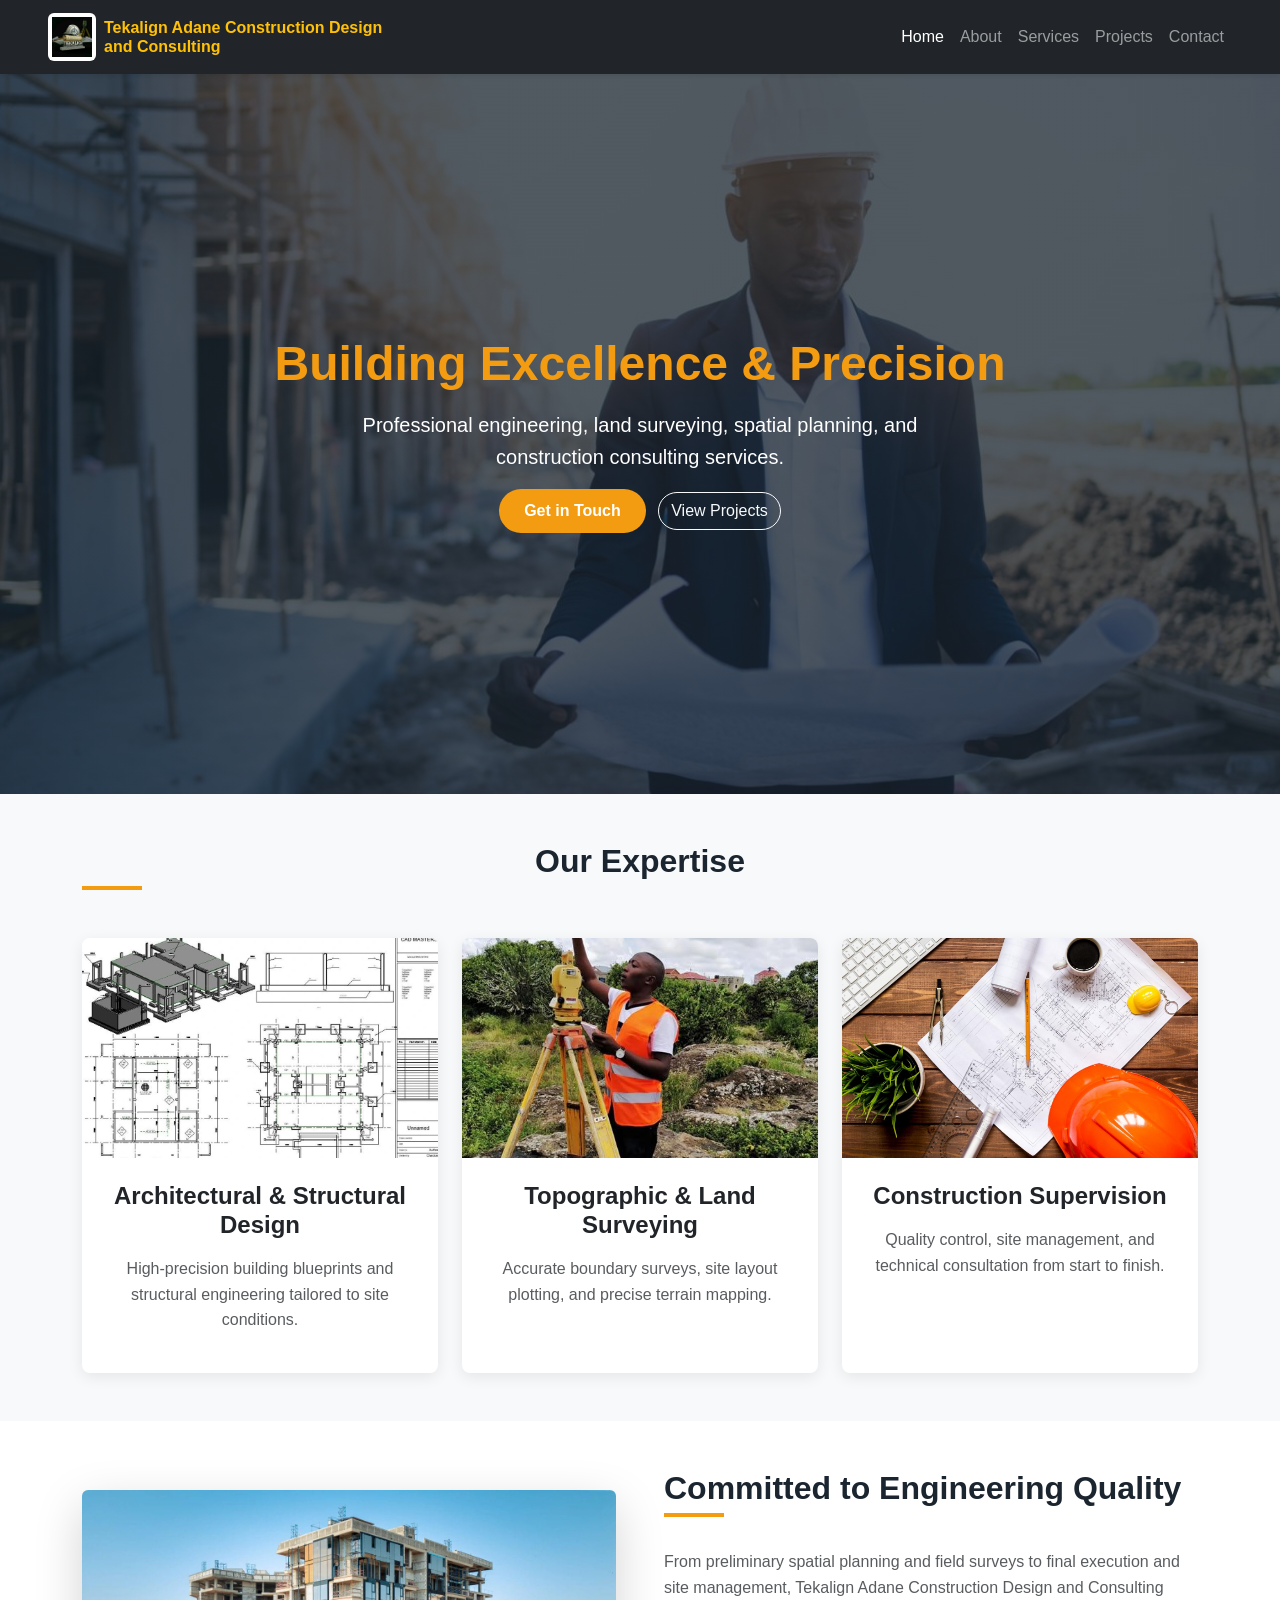
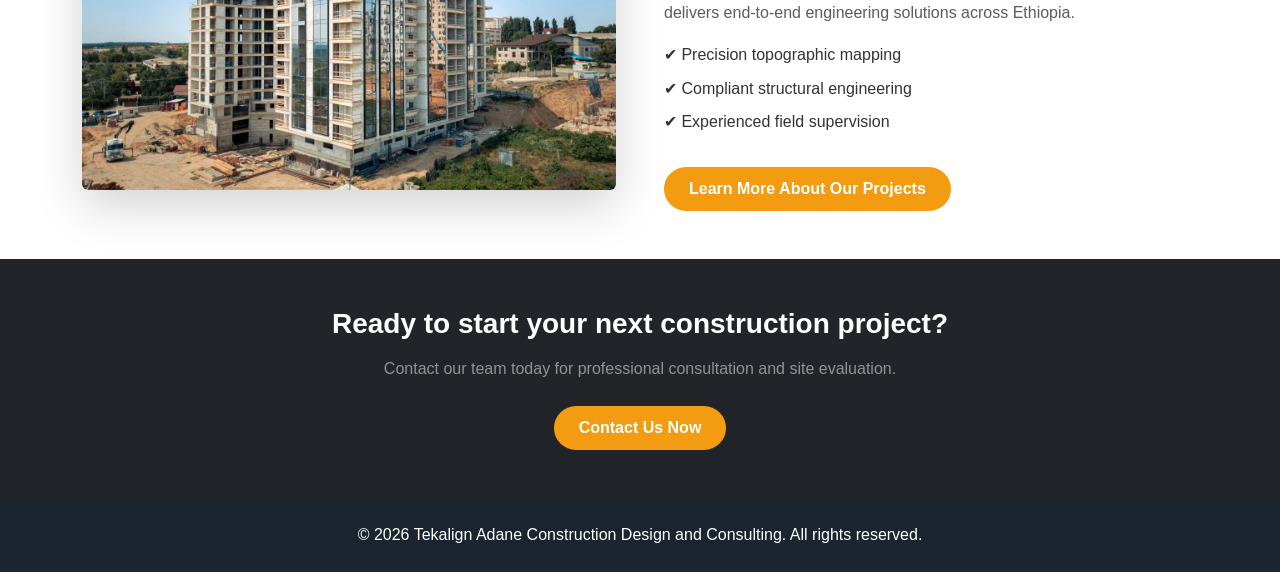
<file: index.html>
<!DOCTYPE html>
<html lang="en">
<head>
  <meta charset="UTF-8">
  <meta name="viewport" content="width=device-width, initial-scale=1.0">
  <title>Tekalign Adane | Construction Design & Consulting</title>
  
  <!-- Bootstrap 5 CSS -->
  <link href="https://cdn.jsdelivr.net/npm/bootstrap@5.3.3/dist/css/bootstrap.min.css" rel="stylesheet">
  <!-- Custom CSS -->
  <link rel="stylesheet" href="css/style.css">
</head>
<body>

  <!-- Navigation with Brand Logo -->
 <!-- PASTE THIS NEW NAV SECTION -->
<nav class="navbar navbar-expand-lg navbar-dark bg-dark sticky-top shadow-sm">
  <div class="container-fluid px-lg-5">
    <a class="navbar-brand d-flex align-items-center" href="index.html">
      <div class="bg-white p-1 rounded me-2 d-flex align-items-center justify-content-center" style="height: 48px; width: 48px;">
        <img src="images/logo.png" alt="Tekalign Adane Logo" style="max-height: 100%; max-width: 100%; object-fit: contain;">
      </div>
      <span class="fw-bold text-warning fs-6 text-wrap" style="max-width: 280px; line-height: 1.2;">
        Tekalign Adane Construction Design and Consulting
      </span>
    </a>
    
    <button class="navbar-toggler" type="button" data-bs-toggle="collapse" data-bs-target="#navbarNav">
      <span class="navbar-toggler-icon"></span>
    </button>
    
    <div class="collapse navbar-collapse" id="navbarNav">
      <ul class="navbar-nav ms-auto">
        <li class="nav-item"><a class="nav-link active" href="index.html">Home</a></li>
        <li class="nav-item"><a class="nav-link" href="about.html">About</a></li>
        <li class="nav-item"><a class="nav-link" href="services.html">Services</a></li>
        <li class="nav-item"><a class="nav-link" href="projects.html">Projects</a></li>
        <li class="nav-item"><a class="nav-link" href="contact.html">Contact</a></li>
      </ul>
    </div>
  </div>
</nav>

  <!-- Hero Section -->
  <header class="hero text-center text-white">
    <div class="container">
      <h1 class="display-4 fw-bold">Building Excellence & Precision</h1>
      <p class="lead my-3">Professional engineering, land surveying, spatial planning, and construction consulting services.</p>
      <a href="contact.html" class="btn btn-primary-custom rounded-pill me-2">Get in Touch</a>
      <a href="projects.html" class="btn btn-outline-light rounded-pill">View Projects</a>
    </div>
  </header>

  <!-- Core Services Overview with Images -->
  <section class="py-5 bg-light">
    <div class="container">
      <h2 class="section-title text-center mb-5">Our Expertise</h2>
      <div class="row g-4">
        
        <!-- Design Card -->
        <div class="col-md-4">
          <div class="card card-custom h-100">
            <img src="images/design.jpg" class="card-img-top" alt="Architectural and Structural Design">
            <div class="card-body p-4 text-center">
              <h4 class="fw-bold mb-3">Architectural & Structural Design</h4>
              <p class="text-muted">High-precision building blueprints and structural engineering tailored to site conditions.</p>
            </div>
          </div>
        </div>

        <!-- Surveying Card -->
        <div class="col-md-4">
          <div class="card card-custom h-100">
            <img src="images/survey.jpg" class="card-img-top" alt="Topographic and Land Surveying">
            <div class="card-body p-4 text-center">
              <h4 class="fw-bold mb-3">Topographic & Land Surveying</h4>
              <p class="text-muted">Accurate boundary surveys, site layout plotting, and precise terrain mapping.</p>
            </div>
          </div>
        </div>

        <!-- Supervision Card -->
        <div class="col-md-4">
          <div class="card card-custom h-100">
            <img src="images/supervision.jpg" class="card-img-top" alt="Construction Supervision">
            <div class="card-body p-4 text-center">
              <h4 class="fw-bold mb-3">Construction Supervision</h4>
              <p class="text-muted">Quality control, site management, and technical consultation from start to finish.</p>
            </div>
          </div>
        </div>

      </div>
    </div>
  </section>

  <!-- Featured Project Highlight -->
  <section class="py-5">
    <div class="container">
      <div class="row align-items-center g-5">
        <div class="col-lg-6">
          <img src="images/project2.jpg" alt="Featured Construction Project" class="img-fluid rounded shadow-lg">
        </div>
        <div class="col-lg-6">
          <h2 class="section-title">Committed to Engineering Quality</h2>
          <p class="text-muted">From preliminary spatial planning and field surveys to final execution and site management, Tekalign Adane Construction Design and Consulting delivers end-to-end engineering solutions across Ethiopia.</p>
          <ul class="list-unstyled">
            <li class="mb-2">✔ Precision topographic mapping</li>
            <li class="mb-2">✔ Compliant structural engineering</li>
            <li class="mb-2">✔ Experienced field supervision</li>
          </ul>
          <a href="projects.html" class="btn btn-primary-custom rounded-pill mt-3">Learn More About Our Projects</a>
        </div>
      </div>
    </div>
  </section>

  <!-- Call to Action Banner -->
  <section class="bg-dark text-white text-center py-5">
    <div class="container">
      <h3 class="fw-bold mb-3">Ready to start your next construction project?</h3>
      <p class="text-white-50 mb-4">Contact our team today for professional consultation and site evaluation.</p>
      <a href="contact.html" class="btn btn-primary-custom rounded-pill">Contact Us Now</a>
    </div>
  </section>

  <!-- Footer -->
  <footer class="text-white text-center py-4">
    <div class="container">
      <p class="mb-0">&copy; 2026 Tekalign Adane Construction Design and Consulting. All rights reserved.</p>
    </div>
  </footer>

  <!-- Bootstrap JS Bundle -->
  <script src="https://cdn.jsdelivr.net/npm/bootstrap@5.3.3/dist/js/bootstrap.bundle.min.js"></script>
</body>
</html>
</file>
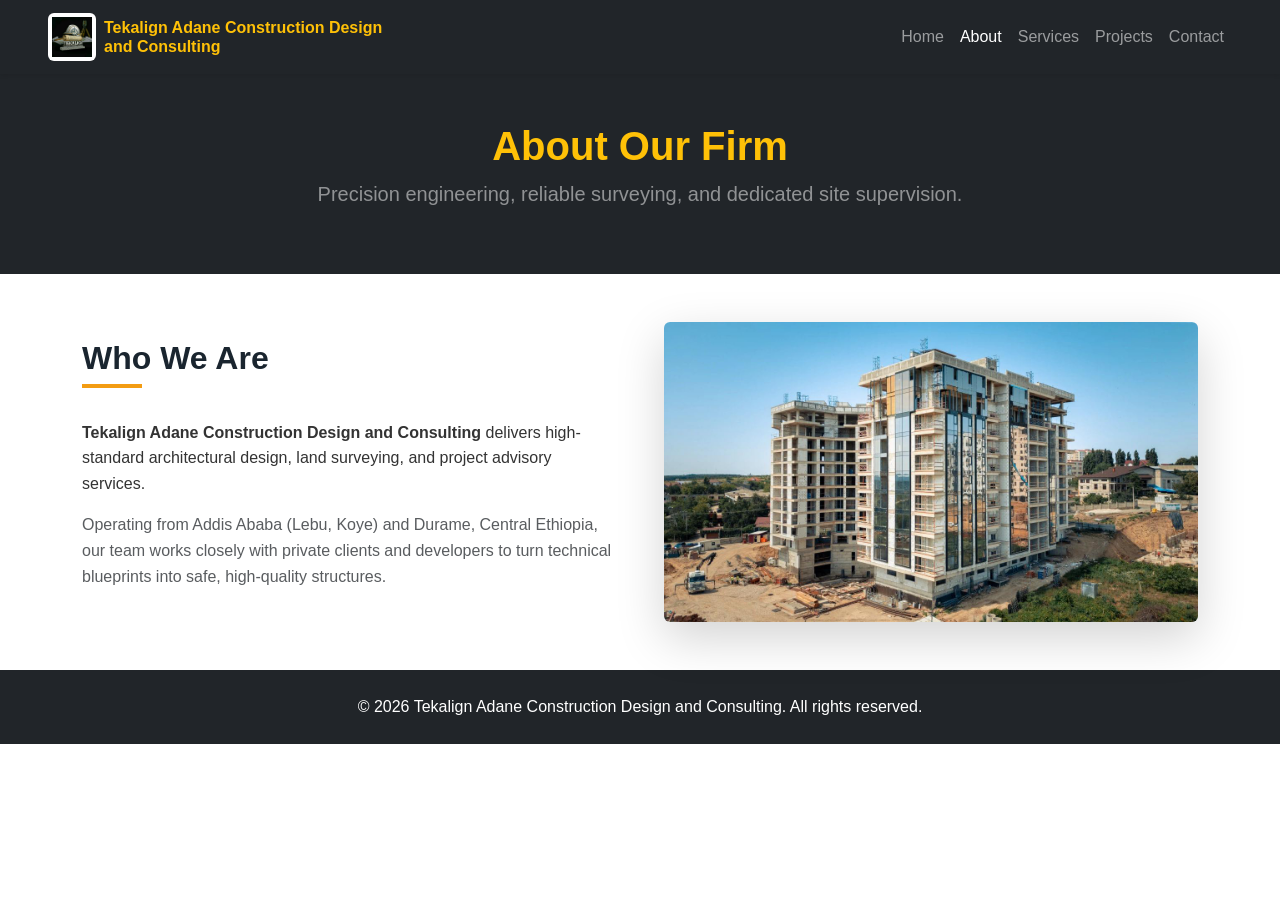
<file: about.html>
<!DOCTYPE html>
<html lang="en">
<head>
  <meta charset="UTF-8">
  <meta name="viewport" content="width=device-width, initial-scale=1.0">
  <title>About Us - Tekalign Adane Construction Design and Consulting</title>
  
  <link href="https://cdn.jsdelivr.net/npm/bootstrap@5.3.3/dist/css/bootstrap.min.css" rel="stylesheet">
  <link rel="stylesheet" href="css/style.css">
</head>
<body>

  <!-- Navigation -->
  <nav class="navbar navbar-expand-lg navbar-dark bg-dark sticky-top shadow-sm">
    <div class="container-fluid px-lg-5">
      <a class="navbar-brand d-flex align-items-center" href="index.html">
        <div class="bg-white p-1 rounded me-2 d-flex align-items-center justify-content-center" style="height: 48px; width: 48px;">
          <img src="images/logo.png" alt="Tekalign Adane Logo" style="max-height: 100%; max-width: 100%; object-fit: contain;">
        </div>
        <span class="fw-bold text-warning fs-6 text-wrap" style="max-width: 280px; line-height: 1.2;">
          Tekalign Adane Construction Design and Consulting
        </span>
      </a>
      <button class="navbar-toggler" type="button" data-bs-toggle="collapse" data-bs-target="#navbarNav">
        <span class="navbar-toggler-icon"></span>
      </button>
      <div class="collapse navbar-collapse" id="navbarNav">
        <ul class="navbar-nav ms-auto">
          <li class="nav-item"><a class="nav-link" href="index.html">Home</a></li>
          <li class="nav-item"><a class="nav-link active" href="about.html">About</a></li>
          <li class="nav-item"><a class="nav-link" href="services.html">Services</a></li>
          <li class="nav-item"><a class="nav-link" href="projects.html">Projects</a></li>
          <li class="nav-item"><a class="nav-link" href="contact.html">Contact</a></li>
        </ul>
      </div>
    </div>
  </nav>

  <!-- Header Banner -->
  <header class="bg-dark text-white py-5 text-center">
    <div class="container">
      <h1 class="fw-bold text-warning">About Our Firm</h1>
      <p class="lead text-white-50">Precision engineering, reliable surveying, and dedicated site supervision.</p>
    </div>
  </header>

  <!-- Content Section -->
  <section class="py-5">
    <div class="container">
      <div class="row align-items-center g-5">
        <div class="col-lg-6">
          <h2 class="section-title">Who We Are</h2>
          <p>
            <strong>Tekalign Adane Construction Design and Consulting</strong> delivers high-standard architectural design, land surveying, and project advisory services.
          </p>
          <p class="text-muted">
            Operating from Addis Ababa (Lebu, Koye) and Durame, Central Ethiopia, our team works closely with private clients and developers to turn technical blueprints into safe, high-quality structures.
          </p>
        </div>
        <div class="col-lg-6">
          <img src="images/project2.jpg" alt="Construction Management" class="img-fluid rounded shadow-lg">
        </div>
      </div>
    </div>
  </section>

  <!-- Footer -->
  <footer class="text-white text-center py-4 bg-dark">
    <div class="container">
      <p class="mb-0">&copy; 2026 Tekalign Adane Construction Design and Consulting. All rights reserved.</p>
    </div>
  </footer>

  <script src="https://cdn.jsdelivr.net/npm/bootstrap@5.3.3/dist/js/bootstrap.bundle.min.js"></script>
</body>
</html>
</file>
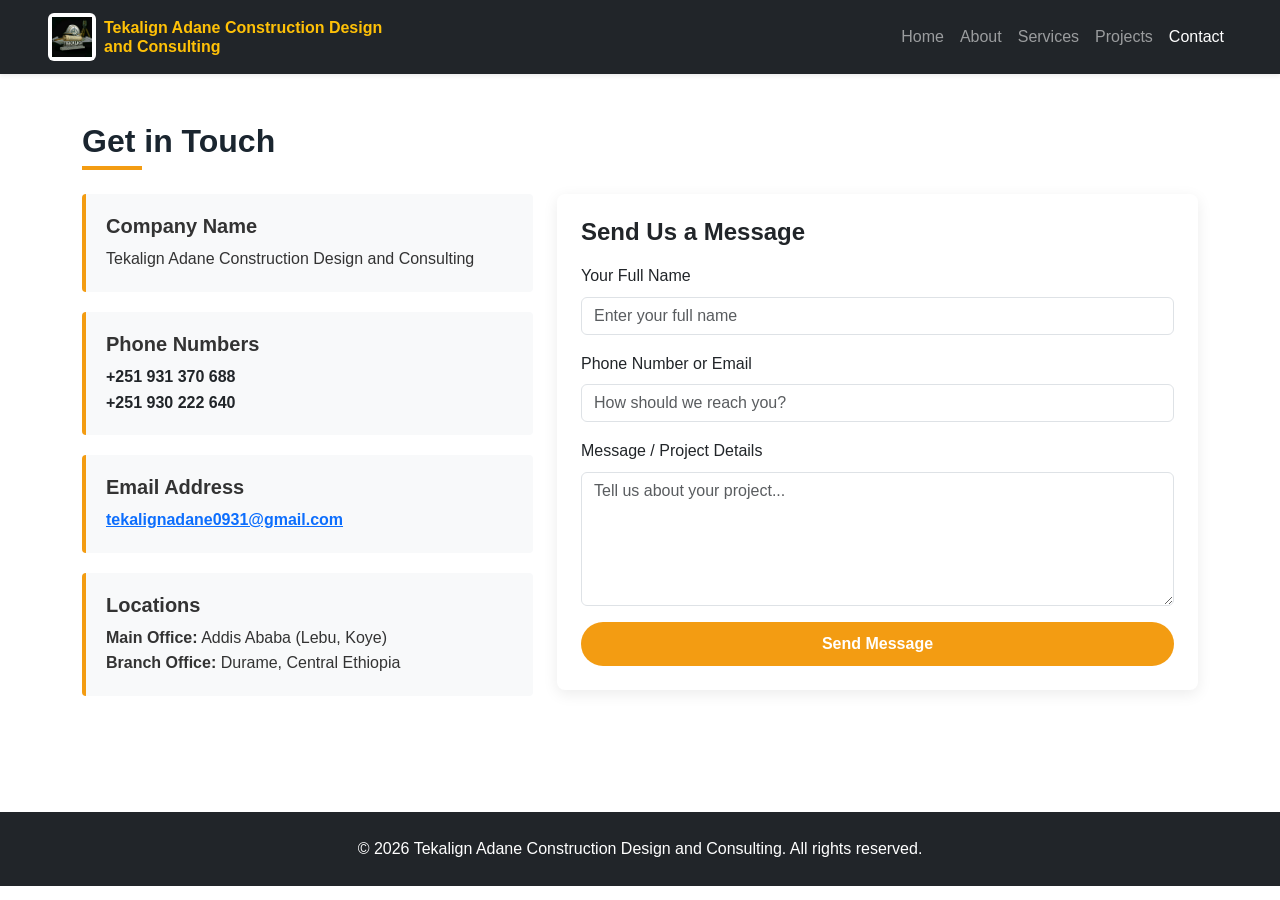
<file: contact.html>
<!DOCTYPE html>
<html lang="en">
<head>
  <meta charset="UTF-8">
  <meta name="viewport" content="width=device-width, initial-scale=1.0">
  <title>Contact Us - Tekalign Adane Construction Design and Consulting</title>
  
  <link href="https://cdn.jsdelivr.net/npm/bootstrap@5.3.3/dist/css/bootstrap.min.css" rel="stylesheet">
  <link rel="stylesheet" href="css/style.css">
</head>
<body>

  <!-- Navigation -->
  <nav class="navbar navbar-expand-lg navbar-dark bg-dark sticky-top shadow-sm">
    <div class="container-fluid px-lg-5">
      <a class="navbar-brand d-flex align-items-center" href="index.html">
        <div class="bg-white p-1 rounded me-2 d-flex align-items-center justify-content-center" style="height: 48px; width: 48px;">
          <img src="images/logo.png" alt="Tekalign Adane Logo" style="max-height: 100%; max-width: 100%; object-fit: contain;">
        </div>
        <span class="fw-bold text-warning fs-6 text-wrap" style="max-width: 280px; line-height: 1.2;">
          Tekalign Adane Construction Design and Consulting
        </span>
      </a>
      <button class="navbar-toggler" type="button" data-bs-toggle="collapse" data-bs-target="#navbarNav">
        <span class="navbar-toggler-icon"></span>
      </button>
      <div class="collapse navbar-collapse" id="navbarNav">
        <ul class="navbar-nav ms-auto">
          <li class="nav-item"><a class="nav-link" href="index.html">Home</a></li>
          <li class="nav-item"><a class="nav-link" href="about.html">About</a></li>
          <li class="nav-item"><a class="nav-link" href="services.html">Services</a></li>
          <li class="nav-item"><a class="nav-link" href="projects.html">Projects</a></li>
          <li class="nav-item"><a class="nav-link active" href="contact.html">Contact</a></li>
        </ul>
      </div>
    </div>
  </nav>

  <!-- Contact Content -->
  <section class="container py-5">
    <h2 class="section-title mb-4">Get in Touch</h2>
    <div class="row g-4">
      
      <!-- Contact Info Cards -->
      <div class="col-lg-5">
        <div class="info-box">
          <h5 class="fw-bold">Company Name</h5>
          <p class="mb-0">Tekalign Adane Construction Design and Consulting</p>
        </div>

        <div class="info-box">
          <h5 class="fw-bold">Phone Numbers</h5>
          <p class="mb-0">
            <a href="tel:+251931370688" class="text-decoration-none text-dark fw-bold">+251 931 370 688</a><br>
            <a href="tel:+251930222640" class="text-decoration-none text-dark fw-bold">+251 930 222 640</a>
          </p>
        </div>

        <div class="info-box">
          <h5 class="fw-bold">Email Address</h5>
          <p class="mb-0">
            <!-- Clickable Email Link -->
            <a href="mailto:tekalignadane0931@gmail.com" class="text-primary text-decoration-underline fw-bold">
              tekalignadane0931@gmail.com
            </a>
          </p>
        </div>

        <div class="info-box">
          <h5 class="fw-bold">Locations</h5>
          <p class="mb-0">
            <strong>Main Office:</strong> Addis Ababa (Lebu, Koye)<br>
            <strong>Branch Office:</strong> Durame, Central Ethiopia
          </p>
        </div>
      </div>

      <!-- Live Working Contact Form -->
      <div class="col-lg-7">
        <div class="card card-custom p-4">
          <h4 class="fw-bold mb-3">Send Us a Message</h4>
          
          <!-- Web3Forms Endpoint Integration -->
          <form action="https://api.web3forms.com/submit" method="POST">
            
            <!-- Target Email Key (Replace YOUR_WEB3FORMS_KEY with your actual key when ready) -->
            <input type="hidden" name="access_key" value="YOUR_WEB3FORMS_KEY">
            <input type="hidden" name="subject" value="New Client Inquiry - Tekalign Website">

            <div class="mb-3">
              <label class="form-label font-weight-bold">Your Full Name</label>
              <input type="text" name="name" class="form-control" placeholder="Enter your full name" required>
            </div>
            
            <div class="mb-3">
              <label class="form-label font-weight-bold">Phone Number or Email</label>
              <input type="text" name="contact_info" class="form-control" placeholder="How should we reach you?" required>
            </div>
            
            <div class="mb-3">
              <label class="form-label font-weight-bold">Message / Project Details</label>
              <textarea name="message" class="form-control" rows="5" placeholder="Tell us about your project..." required></textarea>
            </div>
            
            <button type="submit" class="btn btn-primary-custom rounded-pill w-100">Send Message</button>
          </form>
        </div>
      </div>

    </div>
  </section>

  <footer class="text-white text-center py-4 bg-dark mt-5">
    <div class="container">
      <p class="mb-0">&copy; 2026 Tekalign Adane Construction Design and Consulting. All rights reserved.</p>
    </div>
  </footer>

  <script src="https://cdn.jsdelivr.net/npm/bootstrap@5.3.3/dist/js/bootstrap.bundle.min.js"></script>
</body>
</html>
</file>
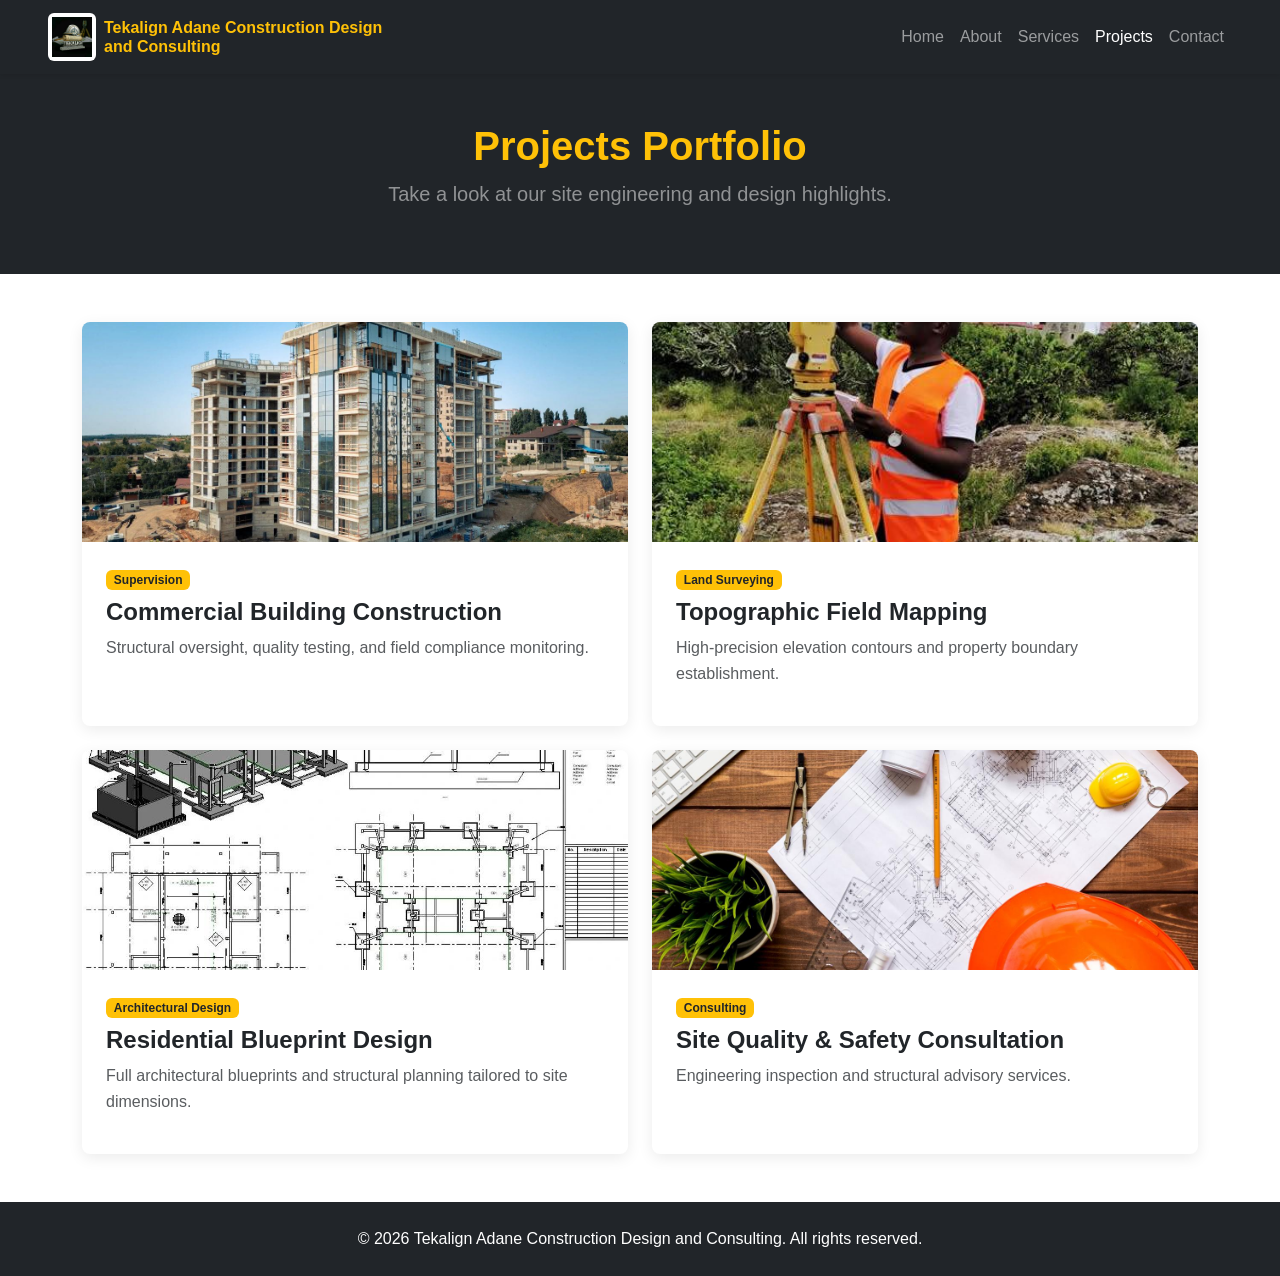
<file: projects.html>
<!DOCTYPE html>
<html lang="en">
<head>
  <meta charset="UTF-8">
  <meta name="viewport" content="width=device-width, initial-scale=1.0">
  <title>Projects - Tekalign Adane Construction Design and Consulting</title>
  
  <link href="https://cdn.jsdelivr.net/npm/bootstrap@5.3.3/dist/css/bootstrap.min.css" rel="stylesheet">
  <link rel="stylesheet" href="css/style.css">
</head>
<body>

  <!-- Navigation -->
  <nav class="navbar navbar-expand-lg navbar-dark bg-dark sticky-top shadow-sm">
    <div class="container-fluid px-lg-5">
      <a class="navbar-brand d-flex align-items-center" href="index.html">
        <div class="bg-white p-1 rounded me-2 d-flex align-items-center justify-content-center" style="height: 48px; width: 48px;">
          <img src="images/logo.png" alt="Tekalign Adane Logo" style="max-height: 100%; max-width: 100%; object-fit: contain;">
        </div>
        <span class="fw-bold text-warning fs-6 text-wrap" style="max-width: 280px; line-height: 1.2;">
          Tekalign Adane Construction Design and Consulting
        </span>
      </a>
      <button class="navbar-toggler" type="button" data-bs-toggle="collapse" data-bs-target="#navbarNav">
        <span class="navbar-toggler-icon"></span>
      </button>
      <div class="collapse navbar-collapse" id="navbarNav">
        <ul class="navbar-nav ms-auto">
          <li class="nav-item"><a class="nav-link" href="index.html">Home</a></li>
          <li class="nav-item"><a class="nav-link" href="about.html">About</a></li>
          <li class="nav-item"><a class="nav-link" href="services.html">Services</a></li>
          <li class="nav-item"><a class="nav-link active" href="projects.html">Projects</a></li>
          <li class="nav-item"><a class="nav-link" href="contact.html">Contact</a></li>
        </ul>
      </div>
    </div>
  </nav>

  <!-- Header Banner -->
  <header class="bg-dark text-white py-5 text-center">
    <div class="container">
      <h1 class="fw-bold text-warning">Projects Portfolio</h1>
      <p class="lead text-white-50">Take a look at our site engineering and design highlights.</p>
    </div>
  </header>

  <!-- Projects Grid -->
  <section class="py-5">
    <div class="container">
      <div class="row g-4">

        <div class="col-md-6">
          <div class="card card-custom h-100">
            <img src="images/project2.jpg" class="card-img-top" alt="Commercial Site Supervision">
            <div class="card-body p-4">
              <span class="badge bg-warning text-dark mb-2">Supervision</span>
              <h4 class="fw-bold">Commercial Building Construction</h4>
              <p class="text-muted">Structural oversight, quality testing, and field compliance monitoring.</p>
            </div>
          </div>
        </div>

        <div class="col-md-6">
          <div class="card card-custom h-100">
            <img src="images/survey.jpg" class="card-img-top" alt="Topographic Mapping Project">
            <div class="card-body p-4">
              <span class="badge bg-warning text-dark mb-2">Land Surveying</span>
              <h4 class="fw-bold">Topographic Field Mapping</h4>
              <p class="text-muted">High-precision elevation contours and property boundary establishment.</p>
            </div>
          </div>
        </div>

        <div class="col-md-6">
          <div class="card card-custom h-100">
            <img src="images/design.jpg" class="card-img-top" alt="Architectural Design Project">
            <div class="card-body p-4">
              <span class="badge bg-warning text-dark mb-2">Architectural Design</span>
              <h4 class="fw-bold">Residential Blueprint Design</h4>
              <p class="text-muted">Full architectural blueprints and structural planning tailored to site dimensions.</p>
            </div>
          </div>
        </div>

        <div class="col-md-6">
          <div class="card card-custom h-100">
            <img src="images/supervision.jpg" class="card-img-top" alt="Site Quality Control">
            <div class="card-body p-4">
              <span class="badge bg-warning text-dark mb-2">Consulting</span>
              <h4 class="fw-bold">Site Quality & Safety Consultation</h4>
              <p class="text-muted">Engineering inspection and structural advisory services.</p>
            </div>
          </div>
        </div>

      </div>
    </div>
  </section>

  <!-- Footer -->
  <footer class="text-white text-center py-4 bg-dark">
    <div class="container">
      <p class="mb-0">&copy; 2026 Tekalign Adane Construction Design and Consulting. All rights reserved.</p>
    </div>
  </footer>

  <script src="https://cdn.jsdelivr.net/npm/bootstrap@5.3.3/dist/js/bootstrap.bundle.min.js"></script>
</body>
</html>
</file>
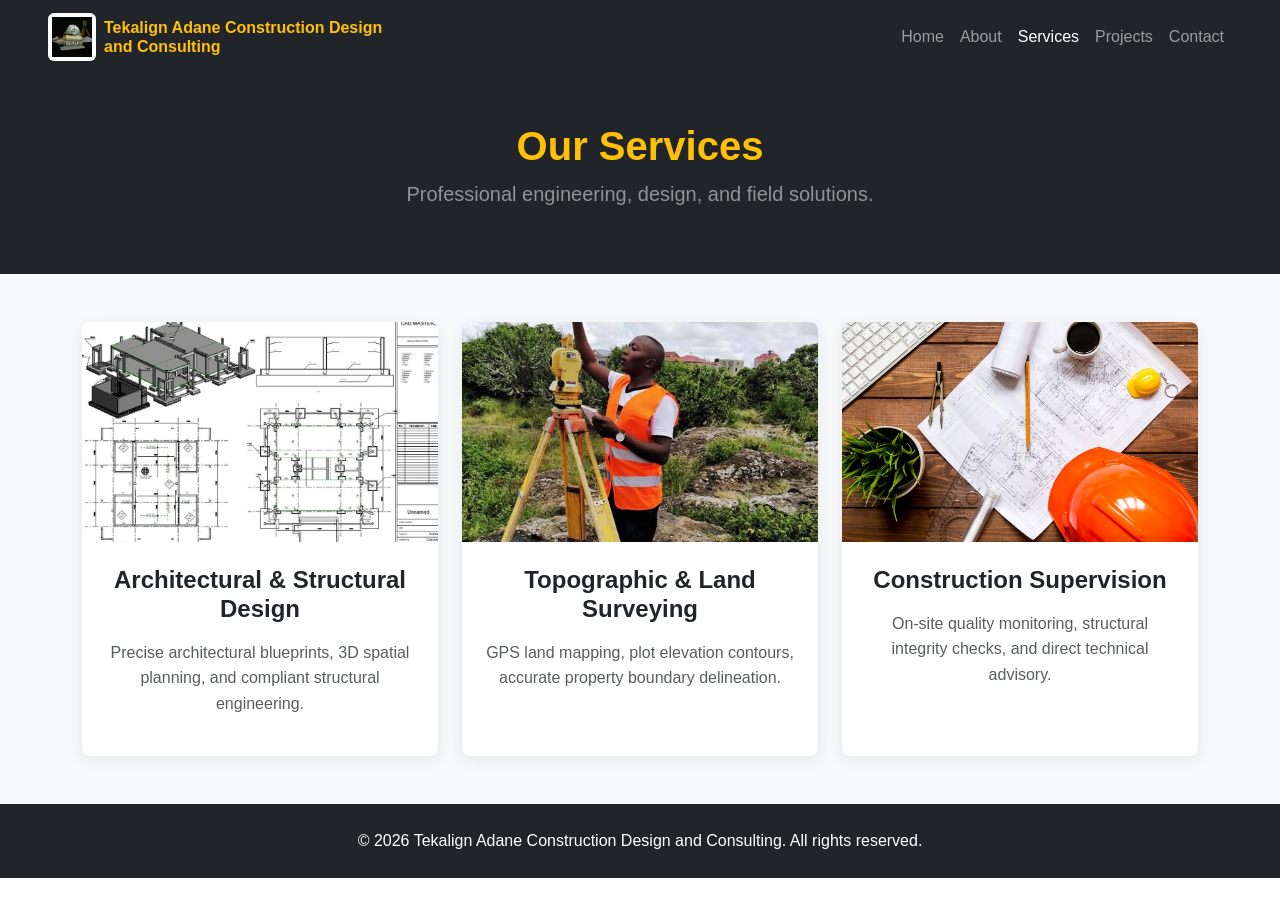
<file: services.html>
<!DOCTYPE html>
<html lang="en">
<head>
  <meta charset="UTF-8">
  <meta name="viewport" content="width=device-width, initial-scale=1.0">
  <title>Services - Tekalign Adane Construction Design and Consulting</title>
  
  <link href="https://cdn.jsdelivr.net/npm/bootstrap@5.3.3/dist/css/bootstrap.min.css" rel="stylesheet">
  <link rel="stylesheet" href="css/style.css">
</head>
<body>

  <!-- Navigation -->
  <nav class="navbar navbar-expand-lg navbar-dark bg-dark sticky-top shadow-sm">
    <div class="container-fluid px-lg-5">
      <a class="navbar-brand d-flex align-items-center" href="index.html">
        <div class="bg-white p-1 rounded me-2 d-flex align-items-center justify-content-center" style="height: 48px; width: 48px;">
          <img src="images/logo.png" alt="Tekalign Adane Logo" style="max-height: 100%; max-width: 100%; object-fit: contain;">
        </div>
        <span class="fw-bold text-warning fs-6 text-wrap" style="max-width: 280px; line-height: 1.2;">
          Tekalign Adane Construction Design and Consulting
        </span>
      </a>
      <button class="navbar-toggler" type="button" data-bs-toggle="collapse" data-bs-target="#navbarNav">
        <span class="navbar-toggler-icon"></span>
      </button>
      <div class="collapse navbar-collapse" id="navbarNav">
        <ul class="navbar-nav ms-auto">
          <li class="nav-item"><a class="nav-link" href="index.html">Home</a></li>
          <li class="nav-item"><a class="nav-link" href="about.html">About</a></li>
          <li class="nav-item"><a class="nav-link active" href="services.html">Services</a></li>
          <li class="nav-item"><a class="nav-link" href="projects.html">Projects</a></li>
          <li class="nav-item"><a class="nav-link" href="contact.html">Contact</a></li>
        </ul>
      </div>
    </div>
  </nav>

  <!-- Header Banner -->
  <header class="bg-dark text-white py-5 text-center">
    <div class="container">
      <h1 class="fw-bold text-warning">Our Services</h1>
      <p class="lead text-white-50">Professional engineering, design, and field solutions.</p>
    </div>
  </header>

  <!-- Services Grid -->
  <section class="py-5 bg-light">
    <div class="container">
      <div class="row g-4">
        
        <div class="col-md-4">
          <div class="card card-custom h-100">
            <img src="images/design.jpg" class="card-img-top" alt="Architectural & Structural Design">
            <div class="card-body p-4 text-center">
              <h4 class="fw-bold mb-3">Architectural & Structural Design</h4>
              <p class="text-muted">Precise architectural blueprints, 3D spatial planning, and compliant structural engineering.</p>
            </div>
          </div>
        </div>

        <div class="col-md-4">
          <div class="card card-custom h-100">
            <img src="images/survey.jpg" class="card-img-top" alt="Topographic & Land Surveying">
            <div class="card-body p-4 text-center">
              <h4 class="fw-bold mb-3">Topographic & Land Surveying</h4>
              <p class="text-muted">GPS land mapping, plot elevation contours, accurate property boundary delineation.</p>
            </div>
          </div>
        </div>

        <div class="col-md-4">
          <div class="card card-custom h-100">
            <img src="images/supervision.jpg" class="card-img-top" alt="Construction Supervision">
            <div class="card-body p-4 text-center">
              <h4 class="fw-bold mb-3">Construction Supervision</h4>
              <p class="text-muted">On-site quality monitoring, structural integrity checks, and direct technical advisory.</p>
            </div>
          </div>
        </div>

      </div>
    </div>
  </section>

  <!-- Footer -->
  <footer class="text-white text-center py-4 bg-dark">
    <div class="container">
      <p class="mb-0">&copy; 2026 Tekalign Adane Construction Design and Consulting. All rights reserved.</p>
    </div>
  </footer>

  <script src="https://cdn.jsdelivr.net/npm/bootstrap@5.3.3/dist/js/bootstrap.bundle.min.js"></script>
</body>
</html>
</file>
<file: css/style.css>
/* Color Palette & Variables */
:root {
  --primary-color: #f39c12; /* Construction Yellow/Gold */
  --dark-color: #1a252f;    /* Dark Navy/Slate */
  --light-bg: #f8f9fa;      /* Off-White */
  --accent-color: #e67e22;  /* Warm Orange */
}

body {
  font-family: 'Segoe UI', Tahoma, Geneva, Verdana, sans-serif;
  color: #333;
  line-height: 1.6;
}

/* Hero Section */
.hero {
  height: 80vh;
  background: linear-gradient(rgba(26, 37, 47, 0.75), rgba(26, 37, 47, 0.75)),
              url('../images/hero.jpg') center/cover no-repeat;
  color: #ffffff;
  display: flex;
  align-items: center;
  justify-content: center;
  text-align: center;
}

.hero h1 {
  font-size: 3rem;
  font-weight: 700;
  color: var(--primary-color);
}

.hero p {
  font-size: 1.25rem;
  max-width: 650px;
  margin: 0 auto 1.5rem auto;
}

/* Custom Buttons */
.btn-primary-custom {
  background-color: var(--primary-color);
  color: #fff;
  border: none;
  padding: 10px 25px;
  font-weight: 600;
  transition: all 0.3s ease;
}

.btn-primary-custom:hover {
  background-color: var(--accent-color);
  color: #fff;
}

/* Section Headings */
.section-title {
  position: relative;
  font-weight: 700;
  color: var(--dark-color);
  margin-bottom: 2rem;
  padding-bottom: 10px;
}

.section-title::after {
  content: '';
  position: absolute;
  bottom: 0;
  left: 0;
  width: 60px;
  height: 4px;
  background-color: var(--primary-color);
}

.text-center .section-title::after {
  left: 50%;
  transform: translateX(-50%);
}

/* Service & Project Cards */
.card-custom {
  border: none;
  border-radius: 8px;
  box-shadow: 0 4px 15px rgba(0, 0, 0, 0.08);
  transition: transform 0.3s ease, box-shadow 0.3s ease;
  overflow: hidden;
}

.card-custom:hover {
  transform: translateY(-5px);
  box-shadow: 0 8px 25px rgba(0, 0, 0, 0.15);
}

.card-custom img {
  height: 220px;
  object-fit: cover;
}

/* Contact Info Box */
.info-box {
  background-color: var(--light-bg);
  border-left: 4px solid var(--primary-color);
  padding: 20px;
  margin-bottom: 20px;
  border-radius: 4px;
}

/* Footer */
footer {
  background-color: var(--dark-color);
}
</file>
